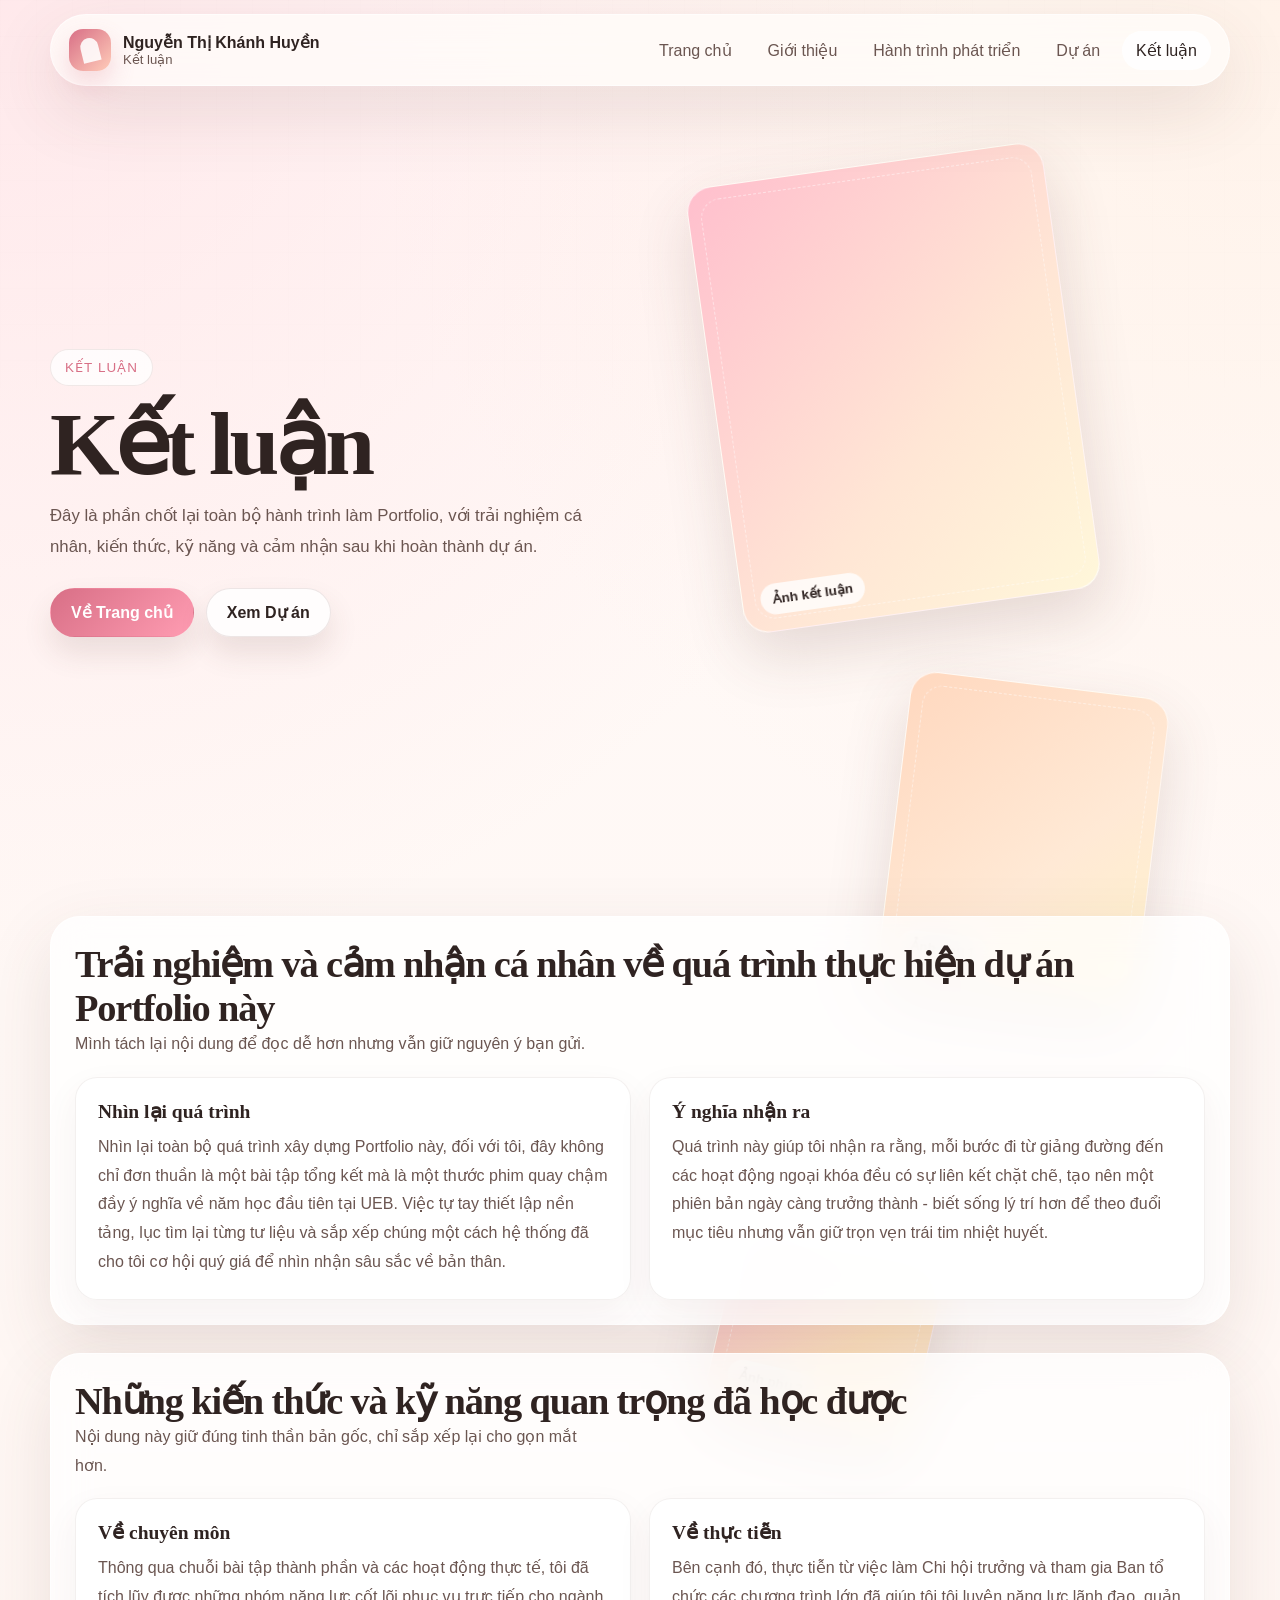
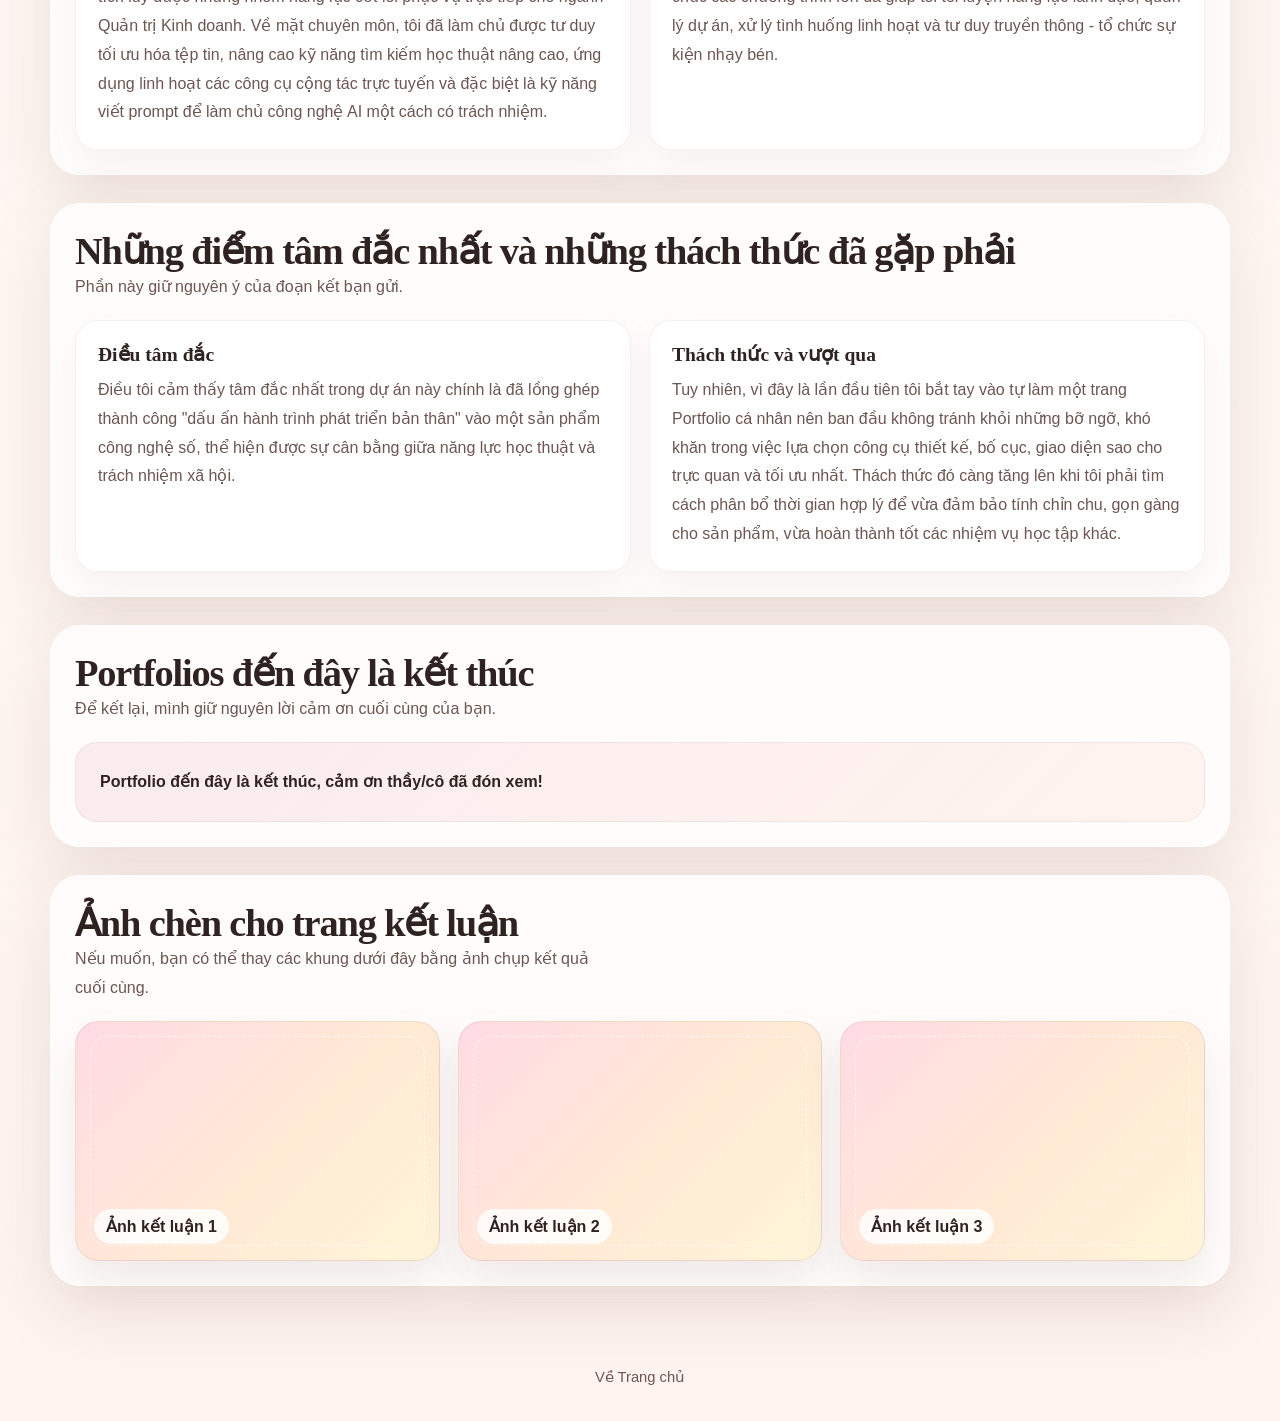
<file: coclusion.html>
<!DOCTYPE html>
<html lang="vi">
<head>
  <meta charset="UTF-8" />
  <meta name="viewport" content="width=device-width, initial-scale=1.0" />
  <title>Kết luận - Nguyễn Thị Khánh Huyền</title>
  <link rel="stylesheet" href="styles.css" />
  <script defer src="script.js"></script>
</head>
<body>
  <header class="site-header">
    <a class="brand" href="index.html">
      <span class="brand-mark" aria-hidden="true"></span>
      <span class="brand-copy">
        <strong>Nguyễn Thị Khánh Huyền</strong>
        <span>Kết luận</span>
      </span>
    </a>
    <nav class="nav" aria-label="Điều hướng chính">
      <a data-nav href="index.html">Trang chủ</a>
      <a data-nav href="about-me.html">Giới thiệu</a>
      <a data-nav href="development-journey.html">Hành trình phát triển</a>
      <a data-nav href="project.html">Dự án</a>
      <a data-nav href="coclusion.html">Kết luận</a>
    </nav>
  </header>

  <main class="page shell">
    <section class="hero">
      <div class="reveal" data-reveal>
        <div class="eyebrow">Kết luận</div>
        <h1>Kết luận</h1>
        <p class="lede">
          Đây là phần chốt lại toàn bộ hành trình làm Portfolio, với trải nghiệm cá nhân, kiến thức, kỹ năng
          và cảm nhận sau khi hoàn thành dự án.
        </p>
        <div class="button-row">
          <a class="button primary" href="index.html">Về Trang chủ</a>
          <a class="button secondary" href="project.html">Xem Dự án</a>
        </div>
      </div>

      <div class="hero-art reveal" data-reveal>
        <div class="art-stack">
          <div class="slot large hero-a" data-label="Ảnh kết luận"></div>
          <div class="slot medium hero-b" data-label="Ảnh phụ 1"></div>
          <div class="slot small hero-c" data-label="Ảnh phụ 2"></div>
        </div>
      </div>
    </section>

    <section class="section reveal" data-reveal>
      <div class="section-card">
        <div class="section-head">
          <div>
            <h2>Trải nghiệm và cảm nhận cá nhân về quá trình thực hiện dự án Portfolio này</h2>
            <p>Mình tách lại nội dung để đọc dễ hơn nhưng vẫn giữ nguyên ý bạn gửi.</p>
          </div>
        </div>
        <div class="grid two">
          <article class="card">
            <h3>Nhìn lại quá trình</h3>
            <p>
              Nhìn lại toàn bộ quá trình xây dựng Portfolio này, đối với tôi, đây không chỉ đơn thuần là một bài tập tổng kết
              mà là một thước phim quay chậm đầy ý nghĩa về năm học đầu tiên tại UEB. Việc tự tay thiết lập nền tảng, lục tìm lại từng tư liệu
              và sắp xếp chúng một cách hệ thống đã cho tôi cơ hội quý giá để nhìn nhận sâu sắc về bản thân.
            </p>
          </article>
          <article class="card">
            <h3>Ý nghĩa nhận ra</h3>
            <p>
              Quá trình này giúp tôi nhận ra rằng, mỗi bước đi từ giảng đường đến các hoạt động ngoại khóa đều có sự liên kết chặt chẽ,
              tạo nên một phiên bản ngày càng trưởng thành - biết sống lý trí hơn để theo đuổi mục tiêu nhưng vẫn giữ trọn vẹn trái tim nhiệt huyết.
            </p>
          </article>
        </div>
      </div>
    </section>

    <section class="section reveal" data-reveal>
      <div class="section-card">
        <div class="section-head">
          <div>
            <h2>Những kiến thức và kỹ năng quan trọng đã học được</h2>
            <p>Nội dung này giữ đúng tinh thần bản gốc, chỉ sắp xếp lại cho gọn mắt hơn.</p>
          </div>
        </div>
        <div class="grid two">
          <article class="card">
            <h3>Về chuyên môn</h3>
            <p>
              Thông qua chuỗi bài tập thành phần và các hoạt động thực tế, tôi đã tích lũy được những nhóm năng lực cốt lõi phục vụ trực tiếp cho ngành Quản trị Kinh doanh.
              Về mặt chuyên môn, tôi đã làm chủ được tư duy tối ưu hóa tệp tin, nâng cao kỹ năng tìm kiếm học thuật nâng cao,
              ứng dụng linh hoạt các công cụ cộng tác trực tuyến và đặc biệt là kỹ năng viết prompt để làm chủ công nghệ AI một cách có trách nhiệm.
            </p>
          </article>
          <article class="card">
            <h3>Về thực tiễn</h3>
            <p>
              Bên cạnh đó, thực tiễn từ việc làm Chi hội trưởng và tham gia Ban tổ chức các chương trình lớn đã giúp tôi tôi luyện năng lực lãnh đạo,
              quản lý dự án, xử lý tình huống linh hoạt và tư duy truyền thông - tổ chức sự kiện nhạy bén.
            </p>
          </article>
        </div>
      </div>
    </section>

    <section class="section reveal" data-reveal>
      <div class="section-card">
        <div class="section-head">
          <div>
            <h2>Những điểm tâm đắc nhất và những thách thức đã gặp phải</h2>
            <p>Phần này giữ nguyên ý của đoạn kết bạn gửi.</p>
          </div>
        </div>
        <div class="grid two">
          <article class="card">
            <h3>Điều tâm đắc</h3>
            <p>
              Điều tôi cảm thấy tâm đắc nhất trong dự án này chính là đã lồng ghép thành công "dấu ấn hành trình phát triển bản thân"
              vào một sản phẩm công nghệ số, thể hiện được sự cân bằng giữa năng lực học thuật và trách nhiệm xã hội.
            </p>
          </article>
          <article class="card">
            <h3>Thách thức và vượt qua</h3>
            <p>
              Tuy nhiên, vì đây là lần đầu tiên tôi bắt tay vào tự làm một trang Portfolio cá nhân nên ban đầu không tránh khỏi những bỡ ngỡ,
              khó khăn trong việc lựa chọn công cụ thiết kế, bố cục, giao diện sao cho trực quan và tối ưu nhất.
              Thách thức đó càng tăng lên khi tôi phải tìm cách phân bổ thời gian hợp lý để vừa đảm bảo tính chỉn chu, gọn gàng cho sản phẩm,
              vừa hoàn thành tốt các nhiệm vụ học tập khác.
            </p>
          </article>
        </div>
      </div>
    </section>

    <section class="section reveal" data-reveal>
      <div class="section-card">
        <div class="section-head">
          <div>
            <h2>Portfolios đến đây là kết thúc</h2>
            <p>Để kết lại, mình giữ nguyên lời cảm ơn cuối cùng của bạn.</p>
          </div>
        </div>
        <div class="quote">
          <strong>Portfolio đến đây là kết thúc, cảm ơn thầy/cô đã đón xem!</strong>
        </div>
      </div>
    </section>

    <section class="section reveal" data-reveal>
      <div class="section-card">
        <div class="section-head">
          <div>
            <h2>Ảnh chèn cho trang kết luận</h2>
            <p>Nếu muốn, bạn có thể thay các khung dưới đây bằng ảnh chụp kết quả cuối cùng.</p>
          </div>
        </div>
        <div class="image-row three">
          <div class="placeholder" data-label="Ảnh kết luận 1"></div>
          <div class="placeholder" data-label="Ảnh kết luận 2"></div>
          <div class="placeholder" data-label="Ảnh kết luận 3"></div>
        </div>
      </div>
    </section>
  </main>

  <footer class="footer">
    <a href="index.html">Về Trang chủ</a>
  </footer>
</body>
</html>
</file>
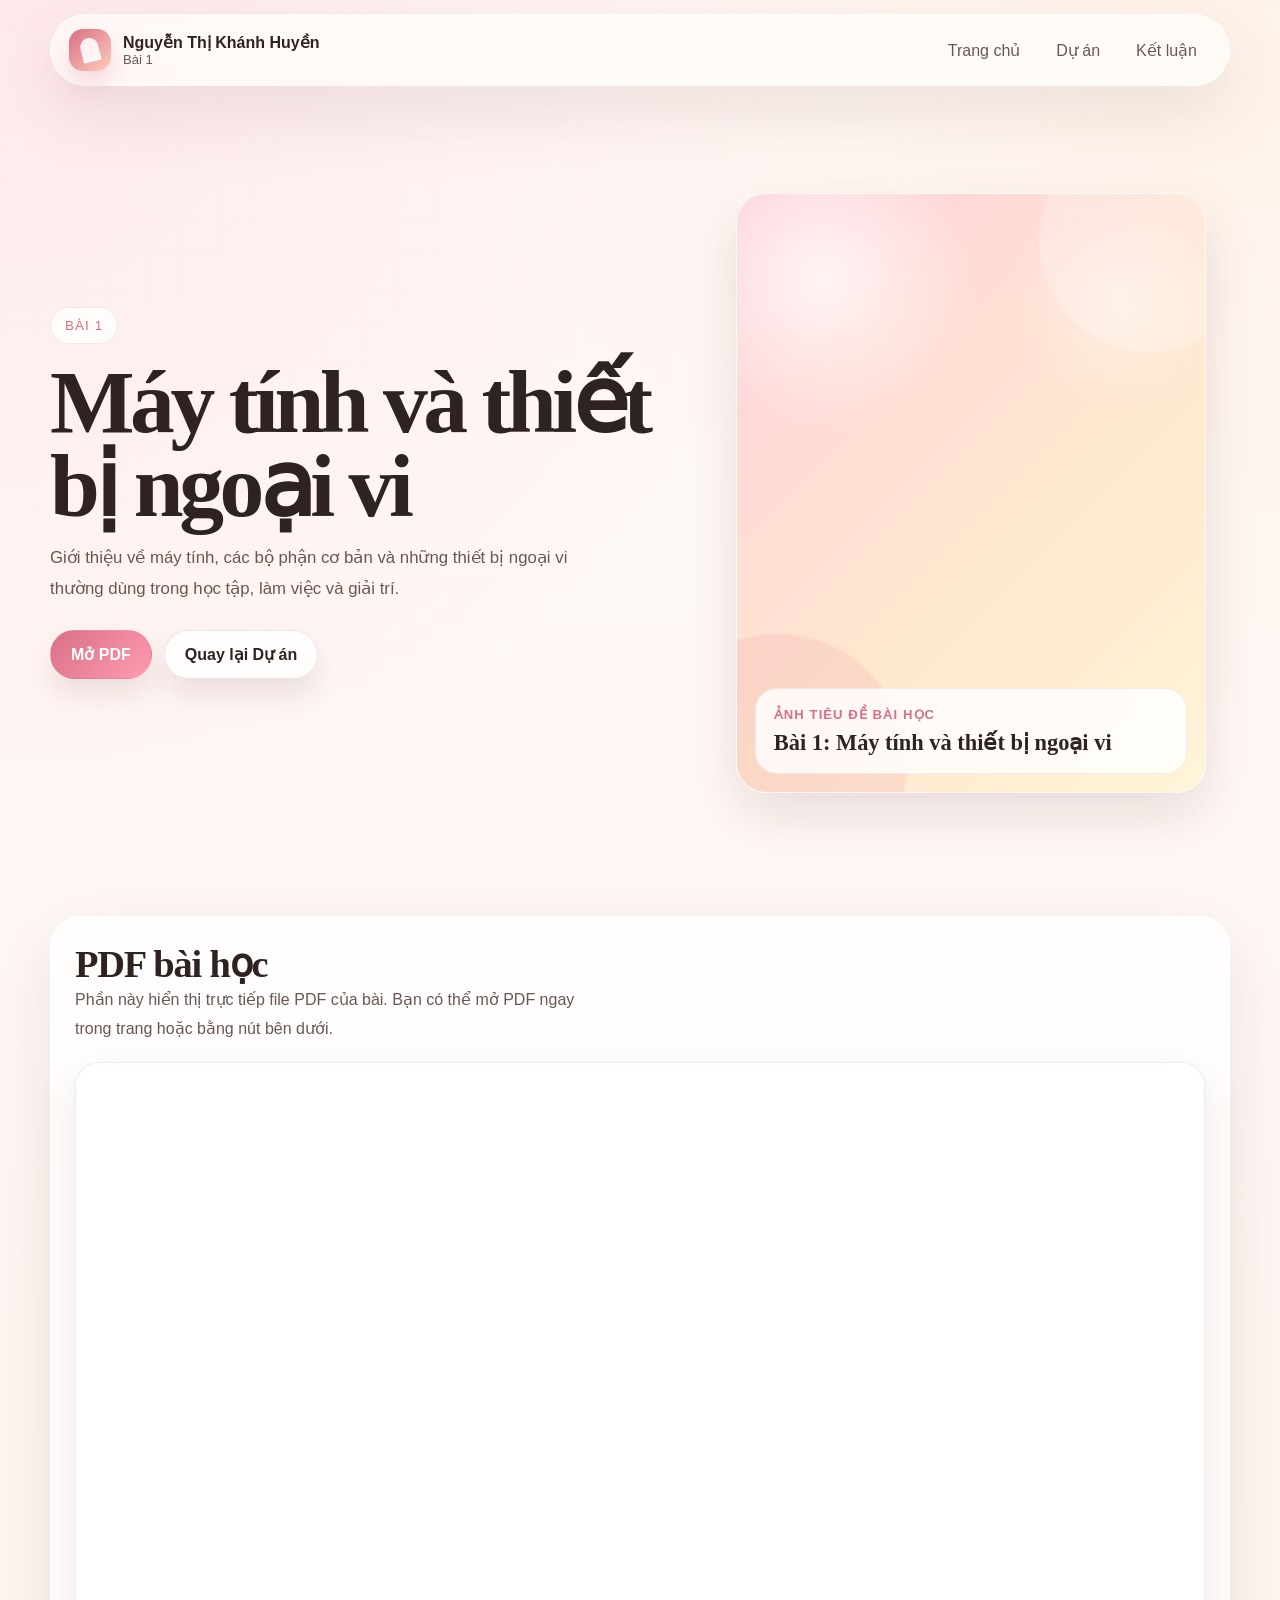
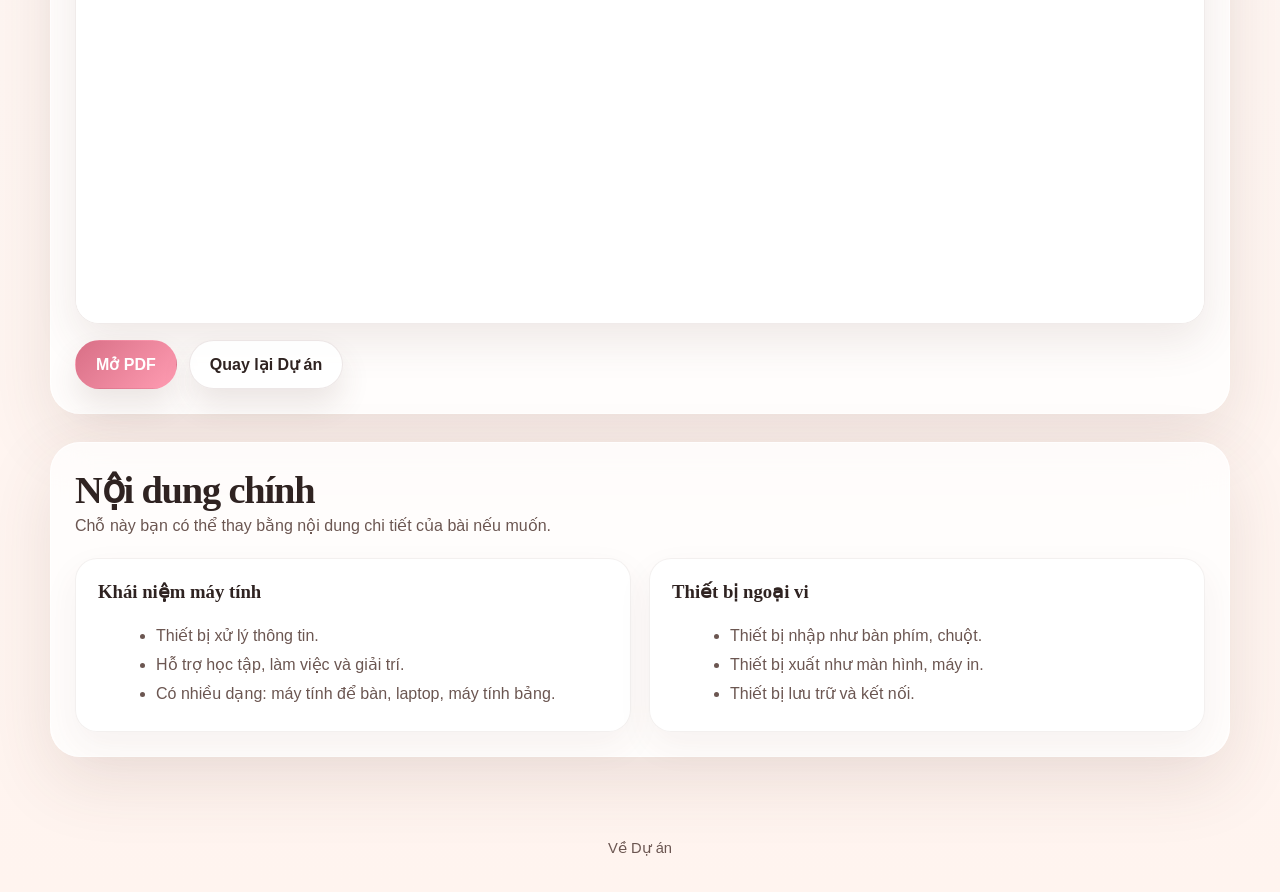
<file: project/bai-1-may-tinh-va-thiet-bi-ngoai-vi.html>
<!DOCTYPE html>
<html lang="vi">
<head>
  <meta charset="UTF-8" />
  <meta name="viewport" content="width=device-width, initial-scale=1.0" />
  <title>Bài 1 - Máy tính và thiết bị ngoại vi</title>
  <link rel="stylesheet" href="../styles.css" />
  <script defer src="../script.js"></script>
</head>
<body>
  <header class="site-header">
    <a class="brand" href="../index.html">
      <span class="brand-mark" aria-hidden="true"></span>
      <span class="brand-copy">
        <strong>Nguyễn Thị Khánh Huyền</strong>
        <span>Bài 1</span>
      </span>
    </a>
    <nav class="nav" aria-label="Điều hướng chính">
      <a data-nav href="../index.html">Trang chủ</a>
      <a data-nav href="../project.html">Dự án</a>
      <a data-nav href="../coclusion.html">Kết luận</a>
    </nav>
  </header>

  <main class="page shell">
    <section class="hero">
      <div class="reveal" data-reveal>
        <div class="eyebrow">Bài 1</div>
        <h1>Máy tính và thiết bị ngoại vi</h1>
        <p class="lede">
          Giới thiệu về máy tính, các bộ phận cơ bản và những thiết bị ngoại vi thường dùng trong học tập, làm việc và giải trí.
        </p>
        <div class="button-row">
          <a class="button primary" href="https://drive.google.com/file/d/1UarnqQ2sZ_ca1mrrF7936qlFnhtteWJQ/view">Mở PDF</a>
          <a class="button secondary" href="../project.html">Quay lại Dự án</a>
        </div>
      </div>

      <div class="hero-art reveal" data-reveal>
        <div class="lesson-banner" aria-label="Ảnh tiêu đề bài học">
          <div class="banner-copy">
            <span>Ảnh tiêu đề bài học</span>
            <strong>Bài 1: Máy tính và thiết bị ngoại vi</strong>
          </div>
        </div>
      </div>
    </section>

    <section class="section reveal" data-reveal>
      <div class="section-card">
        <div class="section-head">
          <div>
            <h2>PDF bài học</h2>
            <p>Phần này hiển thị trực tiếp file PDF của bài. Bạn có thể mở PDF ngay trong trang hoặc bằng nút bên dưới.</p>
          </div>
        </div>
        <div class="pdf-panel">
          <iframe src="https://drive.google.com/file/d/1UarnqQ2sZ_ca1mrrF7936qlFnhtteWJQ/preview" title="PDF Bài 1"></iframe>
        </div>
        <div class="pdf-actions">
          <a class="button primary" href="https://drive.google.com/file/d/1UarnqQ2sZ_ca1mrrF7936qlFnhtteWJQ/view">Mở PDF</a>
          <a class="button secondary" href="../project.html">Quay lại Dự án</a>
        </div>
      </div>
    </section>

    <section class="section reveal" data-reveal>
      <div class="section-card">
        <div class="section-head">
          <div>
            <h2>Nội dung chính</h2>
            <p>Chỗ này bạn có thể thay bằng nội dung chi tiết của bài nếu muốn.</p>
          </div>
        </div>
        <div class="lesson-grid">
          <div class="lesson-card">
            <h3>Khái niệm máy tính</h3>
            <ul>
              <li>Thiết bị xử lý thông tin.</li>
              <li>Hỗ trợ học tập, làm việc và giải trí.</li>
              <li>Có nhiều dạng: máy tính để bàn, laptop, máy tính bảng.</li>
            </ul>
          </div>
          <div class="lesson-card">
            <h3>Thiết bị ngoại vi</h3>
            <ul>
              <li>Thiết bị nhập như bàn phím, chuột.</li>
              <li>Thiết bị xuất như màn hình, máy in.</li>
              <li>Thiết bị lưu trữ và kết nối.</li>
            </ul>
          </div>
        </div>
      </div>
    </section>
  </main>

  <footer class="footer">
    <a href="../project.html">Về Dự án</a>
  </footer>
</body>
</html>
</file>
<file: styles.css>
:root {
  --bg: #fffaf7;
  --bg-2: #fff1eb;
  --card: rgba(255, 255, 255, 0.76);
  --card-strong: rgba(255, 255, 255, 0.92);
  --line: rgba(109, 63, 56, 0.14);
  --text: #2f2321;
  --muted: #6b5651;
  --accent: #d86f86;
  --accent-2: #ff9cb2;
  --accent-3: #d8a356;
  --accent-4: #ffccb9;
  --shadow: 0 24px 70px rgba(94, 54, 50, 0.12);
  --radius-xl: 30px;
  --radius-lg: 22px;
  --radius-md: 18px;
  --container: min(1180px, calc(100vw - 24px));
}

* {
  box-sizing: border-box;
}

html {
  scroll-behavior: smooth;
}

body {
  margin: 0;
  color: var(--text);
  background:
    radial-gradient(circle at top left, rgba(255, 188, 202, 0.28), transparent 30%),
    radial-gradient(circle at top right, rgba(255, 221, 191, 0.25), transparent 28%),
    linear-gradient(180deg, #fffaf8 0%, #fff4ef 100%);
  font-family: "Segoe UI", "Trebuchet MS", sans-serif;
  overflow-x: hidden;
}

body::before {
  content: "";
  position: fixed;
  inset: 0;
  pointer-events: none;
  background-image:
    linear-gradient(rgba(47, 35, 33, 0.024) 1px, transparent 1px),
    linear-gradient(90deg, rgba(47, 35, 33, 0.024) 1px, transparent 1px);
  background-size: 36px 36px;
  mask-image: linear-gradient(to bottom, rgba(0, 0, 0, 0.48), transparent 90%);
  opacity: 0.5;
}

a {
  color: inherit;
  text-decoration: none;
}

img {
  display: block;
  max-width: 100%;
}

.shell {
  width: var(--container);
  margin: 0 auto;
  position: relative;
  z-index: 1;
}

.site-header {
  position: sticky;
  top: 14px;
  z-index: 20;
  width: var(--container);
  margin: 14px auto 0;
  padding: 14px 18px;
  border-radius: 999px;
  border: 1px solid rgba(255, 255, 255, 0.64);
  background: rgba(255, 252, 250, 0.74);
  backdrop-filter: blur(18px);
  box-shadow: var(--shadow);
  display: flex;
  align-items: center;
  justify-content: space-between;
  gap: 18px;
}

.brand {
  display: flex;
  align-items: center;
  gap: 12px;
  min-width: 0;
}

.brand-mark {
  width: 42px;
  height: 42px;
  border-radius: 14px;
  background: linear-gradient(135deg, var(--accent), var(--accent-4));
  box-shadow: 0 12px 24px rgba(216, 111, 134, 0.24);
  position: relative;
  flex: none;
}

.brand-mark::before {
  content: "";
  position: absolute;
  inset: 9px 12px;
  border-radius: 999px 999px 12px 12px;
  background: rgba(255, 255, 255, 0.88);
  transform: rotate(-14deg);
}

.brand-copy {
  min-width: 0;
}

.brand-copy strong {
  display: block;
  font-size: 1rem;
  white-space: nowrap;
  overflow: hidden;
  text-overflow: ellipsis;
}

.brand-copy span {
  display: block;
  font-size: 0.82rem;
  color: var(--muted);
}

.nav {
  display: flex;
  align-items: center;
  gap: 8px;
  flex-wrap: wrap;
  justify-content: flex-end;
}

.nav a {
  padding: 10px 14px;
  border-radius: 999px;
  color: var(--muted);
  transition: 180ms ease;
}

.nav a:hover,
.nav a.is-active {
  background: rgba(255, 255, 255, 0.86);
  color: var(--text);
}

.page {
  padding: 22px 0 54px;
}

.hero {
  display: grid;
  grid-template-columns: 1.1fr 0.9fr;
  gap: 28px;
  align-items: center;
  min-height: calc(100vh - 120px);
  padding: 18px 0 28px;
}

.eyebrow {
  display: inline-flex;
  align-items: center;
  gap: 8px;
  padding: 10px 14px;
  border-radius: 999px;
  background: rgba(255, 255, 255, 0.78);
  border: 1px solid rgba(109, 63, 56, 0.1);
  color: var(--accent);
  font-size: 0.84rem;
  letter-spacing: 0.08em;
  text-transform: uppercase;
}

.hero h1 {
  margin: 16px 0 14px;
  font-family: "Palatino Linotype", "Book Antiqua", Georgia, serif;
  font-size: clamp(2.8rem, 7vw, 5.8rem);
  line-height: 0.94;
  letter-spacing: -0.05em;
}

.hero .lede {
  max-width: 60ch;
  margin: 0;
  color: var(--muted);
  line-height: 1.85;
  font-size: 1.05rem;
}

.button-row {
  display: flex;
  flex-wrap: wrap;
  gap: 12px;
  margin-top: 26px;
}

.button {
  display: inline-flex;
  align-items: center;
  justify-content: center;
  gap: 10px;
  padding: 14px 20px;
  border-radius: 999px;
  border: 1px solid transparent;
  font-weight: 700;
  transition: transform 180ms ease, box-shadow 180ms ease, background 180ms ease;
  box-shadow: 0 16px 30px rgba(94, 54, 50, 0.12);
}

.button:hover {
  transform: translateY(-2px);
}

.button.primary {
  background: linear-gradient(135deg, var(--accent), var(--accent-2));
  color: white;
}

.button.secondary {
  background: rgba(255, 255, 255, 0.82);
  border-color: rgba(109, 63, 56, 0.12);
}

.chips {
  display: flex;
  flex-wrap: wrap;
  gap: 10px;
  margin-top: 24px;
}

.chip {
  padding: 10px 14px;
  border-radius: 999px;
  background: rgba(255, 255, 255, 0.74);
  border: 1px solid rgba(109, 63, 56, 0.08);
  color: var(--muted);
  font-size: 0.9rem;
}

.hero-art {
  display: grid;
  place-items: center;
}

.art-stack {
  position: relative;
  width: min(100%, 560px);
  height: 680px;
}

.slot {
  position: relative;
  border-radius: 26px;
  overflow: hidden;
  border: 1px solid rgba(255, 255, 255, 0.72);
  box-shadow: 0 24px 60px rgba(94, 54, 50, 0.16);
  background:
    linear-gradient(135deg, rgba(255, 255, 255, 0.22), rgba(255, 255, 255, 0.02)),
    linear-gradient(135deg, #ffd1dd, #ffe5cf 58%, #fff3d7);
  backdrop-filter: blur(16px);
  isolation: isolate;
}

.slot::before {
  content: "";
  position: absolute;
  inset: 12px;
  border-radius: 20px;
  border: 1px dashed rgba(255, 255, 255, 0.58);
  opacity: 0.8;
}

.slot::after {
  content: attr(data-label);
  position: absolute;
  left: 18px;
  bottom: 16px;
  padding: 8px 12px;
  border-radius: 999px;
  background: rgba(255, 255, 255, 0.8);
  color: var(--text);
  font-size: 0.84rem;
  font-weight: 700;
}

.slot.large {
  width: min(100%, 360px);
  aspect-ratio: 4 / 5;
}

.slot.medium {
  width: min(100%, 260px);
  aspect-ratio: 1 / 1.18;
}

.slot.tall {
  width: min(100%, 240px);
  aspect-ratio: 4 / 5.5;
}

.slot.small {
  width: min(100%, 210px);
  aspect-ratio: 1 / 0.88;
}

.slot.hero-a {
  transform: rotate(-8deg) translateY(10px);
  background: linear-gradient(135deg, #ffbfcd, #ffe6d5 60%, #fff7da);
}

.slot.hero-b {
  transform: rotate(7deg) translate(190px, 58px);
  background: linear-gradient(135deg, #ffd8bf, #ffe9d5 60%, #fff3cd);
}

.slot.hero-c {
  transform: rotate(13deg) translate(82px, 320px);
  background: linear-gradient(135deg, #f7bfd3, #ffe3c1 60%, #fff0d9);
}

.section {
  margin-top: 28px;
}

.section-card {
  padding: 24px;
  border-radius: var(--radius-xl);
  background: var(--card);
  border: 1px solid rgba(255, 255, 255, 0.72);
  box-shadow: var(--shadow);
  backdrop-filter: blur(18px);
}

.section-head {
  display: flex;
  align-items: end;
  justify-content: space-between;
  gap: 18px;
  flex-wrap: wrap;
  margin-bottom: 18px;
}

.section-head h2 {
  margin: 0;
  font-family: "Palatino Linotype", "Book Antiqua", Georgia, serif;
  font-size: clamp(1.7rem, 3vw, 2.6rem);
  letter-spacing: -0.03em;
}

.section-head p {
  margin: 0;
  max-width: 60ch;
  color: var(--muted);
  line-height: 1.8;
}

.grid {
  display: grid;
  gap: 18px;
}

.grid.two {
  grid-template-columns: repeat(2, minmax(0, 1fr));
}

.grid.three {
  grid-template-columns: repeat(3, minmax(0, 1fr));
}

.card {
  padding: 22px;
  border-radius: var(--radius-lg);
  background: var(--card-strong);
  border: 1px solid rgba(109, 63, 56, 0.08);
  box-shadow: 0 14px 36px rgba(94, 54, 50, 0.06);
}

.card h3 {
  margin: 0 0 10px;
  font-family: "Palatino Linotype", "Book Antiqua", Georgia, serif;
  font-size: 1.22rem;
}

.card p {
  margin: 0;
  color: var(--muted);
  line-height: 1.8;
}

.card .meta {
  margin-top: 14px;
  display: flex;
  flex-wrap: wrap;
  gap: 8px;
}

.pill {
  display: inline-flex;
  align-items: center;
  padding: 8px 12px;
  border-radius: 999px;
  background: rgba(216, 111, 134, 0.08);
  color: var(--accent);
  font-size: 0.85rem;
  font-weight: 700;
}

.card-links {
  margin-top: 16px;
}

.card-links a {
  color: var(--accent);
  font-weight: 700;
}

.timeline {
  display: grid;
  gap: 16px;
}

.timeline-item {
  position: relative;
  overflow: hidden;
}

.timeline-item::before {
  content: "";
  position: absolute;
  inset: 0 auto auto 0;
  width: 4px;
  height: 100%;
  background: linear-gradient(180deg, var(--accent), var(--accent-3));
}

.timeline-item .year {
  display: inline-flex;
  align-items: center;
  gap: 8px;
  padding: 8px 12px;
  border-radius: 999px;
  background: rgba(216, 111, 134, 0.08);
  color: var(--accent);
  font-weight: 800;
  margin-bottom: 12px;
}

.timeline-item h3 {
  margin-left: 4px;
}

.timeline-item p,
.timeline-item ul {
  margin-left: 4px;
}

.image-row {
  display: grid;
  grid-template-columns: repeat(2, minmax(0, 1fr));
  gap: 18px;
}

.image-row.three {
  grid-template-columns: repeat(3, minmax(0, 1fr));
}

.placeholder {
  min-height: 240px;
  border-radius: 24px;
  border: 1px solid rgba(109, 63, 56, 0.1);
  background:
    linear-gradient(135deg, rgba(255, 255, 255, 0.22), rgba(255, 255, 255, 0.03)),
    linear-gradient(135deg, #ffd1dd, #ffe7cf 55%, #fff5d8);
  box-shadow: 0 18px 42px rgba(94, 54, 50, 0.1);
  position: relative;
  overflow: hidden;
}

.lesson-banner {
  position: relative;
  width: min(100%, 470px);
  aspect-ratio: 4 / 5.1;
  border-radius: 30px;
  overflow: hidden;
  border: 1px solid rgba(255, 255, 255, 0.72);
  box-shadow: 0 22px 54px rgba(94, 54, 50, 0.14);
  background:
    radial-gradient(circle at 18% 14%, rgba(255, 255, 255, 0.72), transparent 24%),
    radial-gradient(circle at 82% 18%, rgba(255, 255, 255, 0.38), transparent 18%),
    linear-gradient(135deg, #ffd0dd 0%, #ffe6cf 54%, #fff4d8 100%);
}

.lesson-banner::before,
.lesson-banner::after {
  content: "";
  position: absolute;
  border-radius: 50%;
  filter: blur(1px);
}

.lesson-banner::before {
  width: 220px;
  height: 220px;
  right: -54px;
  top: -62px;
  background: rgba(255, 255, 255, 0.24);
}

.lesson-banner::after {
  width: 260px;
  height: 260px;
  left: -90px;
  bottom: -102px;
  background: rgba(216, 111, 134, 0.12);
}

.lesson-banner .banner-copy {
  position: absolute;
  inset: auto 18px 18px 18px;
  z-index: 1;
  padding: 16px 18px;
  border-radius: 22px;
  background: rgba(255, 255, 255, 0.82);
  border: 1px solid rgba(109, 63, 56, 0.08);
  backdrop-filter: blur(10px);
}

.lesson-banner .banner-copy span {
  display: inline-block;
  font-size: 0.82rem;
  color: var(--accent);
  font-weight: 700;
  letter-spacing: 0.08em;
  text-transform: uppercase;
  margin-bottom: 8px;
}

.lesson-banner .banner-copy strong {
  display: block;
  font-family: "Palatino Linotype", "Book Antiqua", Georgia, serif;
  font-size: 1.4rem;
  line-height: 1.2;
}

.pdf-panel {
  border-radius: 24px;
  overflow: hidden;
  border: 1px solid rgba(109, 63, 56, 0.1);
  box-shadow: 0 18px 42px rgba(94, 54, 50, 0.1);
  background: rgba(255, 255, 255, 0.82);
}

.pdf-panel iframe {
  display: block;
  width: 100%;
  min-height: 860px;
  border: 0;
  background: #fff;
}

.pdf-actions {
  display: flex;
  flex-wrap: wrap;
  gap: 12px;
  margin-top: 16px;
}

.placeholder::before {
  content: "";
  position: absolute;
  inset: 14px;
  border: 1px dashed rgba(255, 255, 255, 0.62);
  border-radius: 18px;
}

.placeholder::after {
  content: attr(data-label);
  position: absolute;
  left: 18px;
  bottom: 16px;
  padding: 8px 12px;
  border-radius: 999px;
  background: rgba(255, 255, 255, 0.82);
  font-weight: 700;
}

.footer {
  width: var(--container);
  margin: 28px auto 0;
  padding: 0 0 36px;
  color: var(--muted);
  text-align: center;
  font-size: 0.92rem;
}

.reveal {
  opacity: 0;
  transform: translateY(22px);
  transition: opacity 650ms ease, transform 650ms ease;
}

.reveal.is-visible {
  opacity: 1;
  transform: translateY(0);
}

.split {
  display: grid;
  grid-template-columns: 1.05fr 0.95fr;
  gap: 22px;
  align-items: start;
}

.stack {
  display: grid;
  gap: 18px;
}

.stat-grid {
  display: grid;
  grid-template-columns: repeat(2, minmax(0, 1fr));
  gap: 14px;
}

.stat {
  padding: 16px;
  border-radius: 20px;
  background: linear-gradient(180deg, rgba(255, 248, 245, 0.94), rgba(255, 255, 255, 0.98));
  border: 1px solid rgba(109, 63, 56, 0.08);
}

.stat span {
  display: block;
  color: var(--muted);
  font-size: 0.86rem;
  margin-bottom: 6px;
}

.stat strong {
  display: block;
  font-size: 1rem;
}

.lesson-grid {
  display: grid;
  grid-template-columns: repeat(2, minmax(0, 1fr));
  gap: 18px;
}

.lesson-card {
  padding: 22px;
  border-radius: var(--radius-lg);
  background: var(--card-strong);
  border: 1px solid rgba(109, 63, 56, 0.08);
  box-shadow: 0 14px 36px rgba(94, 54, 50, 0.06);
}

.lesson-card h3 {
  margin-top: 0;
  font-family: "Palatino Linotype", "Book Antiqua", Georgia, serif;
}

.lesson-card ul {
  margin: 14px 0 0 18px;
  color: var(--muted);
  line-height: 1.8;
}

.project-list {
  display: grid;
  grid-template-columns: repeat(2, minmax(0, 1fr));
  gap: 18px;
}

.project-card {
  padding: 22px;
  border-radius: var(--radius-lg);
  background: var(--card-strong);
  border: 1px solid rgba(109, 63, 56, 0.08);
  box-shadow: 0 14px 36px rgba(94, 54, 50, 0.06);
  display: grid;
  gap: 14px;
}

.project-card h3 {
  margin: 0;
  font-family: "Palatino Linotype", "Book Antiqua", Georgia, serif;
}

.project-card p {
  margin: 0;
  color: var(--muted);
  line-height: 1.8;
}

.project-card .button-row {
  margin-top: 2px;
}

.quote {
  padding: 24px;
  border-radius: var(--radius-lg);
  background: linear-gradient(135deg, rgba(216, 111, 134, 0.12), rgba(255, 204, 185, 0.18));
  border: 1px solid rgba(109, 63, 56, 0.08);
  line-height: 1.9;
  color: var(--text);
}

.site-footer {
  margin-top: 18px;
}

.minor-links {
  display: flex;
  flex-wrap: wrap;
  gap: 10px;
}

.minor-links a {
  padding: 10px 14px;
  border-radius: 999px;
  background: rgba(255, 255, 255, 0.8);
  border: 1px solid rgba(109, 63, 56, 0.08);
}

@media (max-width: 1080px) {
  .hero,
  .split,
  .grid.two,
  .grid.three,
  .image-row,
  .image-row.three,
  .lesson-grid,
  .project-list,
  .stat-grid {
    grid-template-columns: 1fr;
  }

  .hero {
    min-height: auto;
    padding-top: 12px;
  }

  .art-stack {
    width: 100%;
    height: 600px;
  }

  .lesson-banner {
    width: min(100%, 520px);
  }
}

@media (max-width: 720px) {
  .site-header {
    width: calc(100vw - 16px);
    padding: 12px 14px;
    border-radius: 24px;
    flex-direction: column;
    align-items: flex-start;
  }

  .nav {
    justify-content: flex-start;
  }

  .shell,
  .page,
  .footer {
    width: calc(100vw - 16px);
  }

  .hero h1 {
    max-width: 10ch;
  }

  .art-stack {
    height: 520px;
  }

  .slot.hero-b {
    transform: rotate(6deg) translate(150px, 48px);
  }

  .slot.hero-c {
    transform: rotate(10deg) translate(56px, 278px);
  }

  .lesson-banner {
    width: 100%;
    aspect-ratio: 16 / 10;
  }

  .pdf-panel iframe {
    min-height: 560px;
  }
}

@media (prefers-reduced-motion: reduce) {
  html {
    scroll-behavior: auto;
  }

  *,
  *::before,
  *::after {
    animation-duration: 0.01ms !important;
    animation-iteration-count: 1 !important;
    transition-duration: 0.01ms !important;
  }

  .reveal {
    opacity: 1;
    transform: none;
  }
}
</file>
